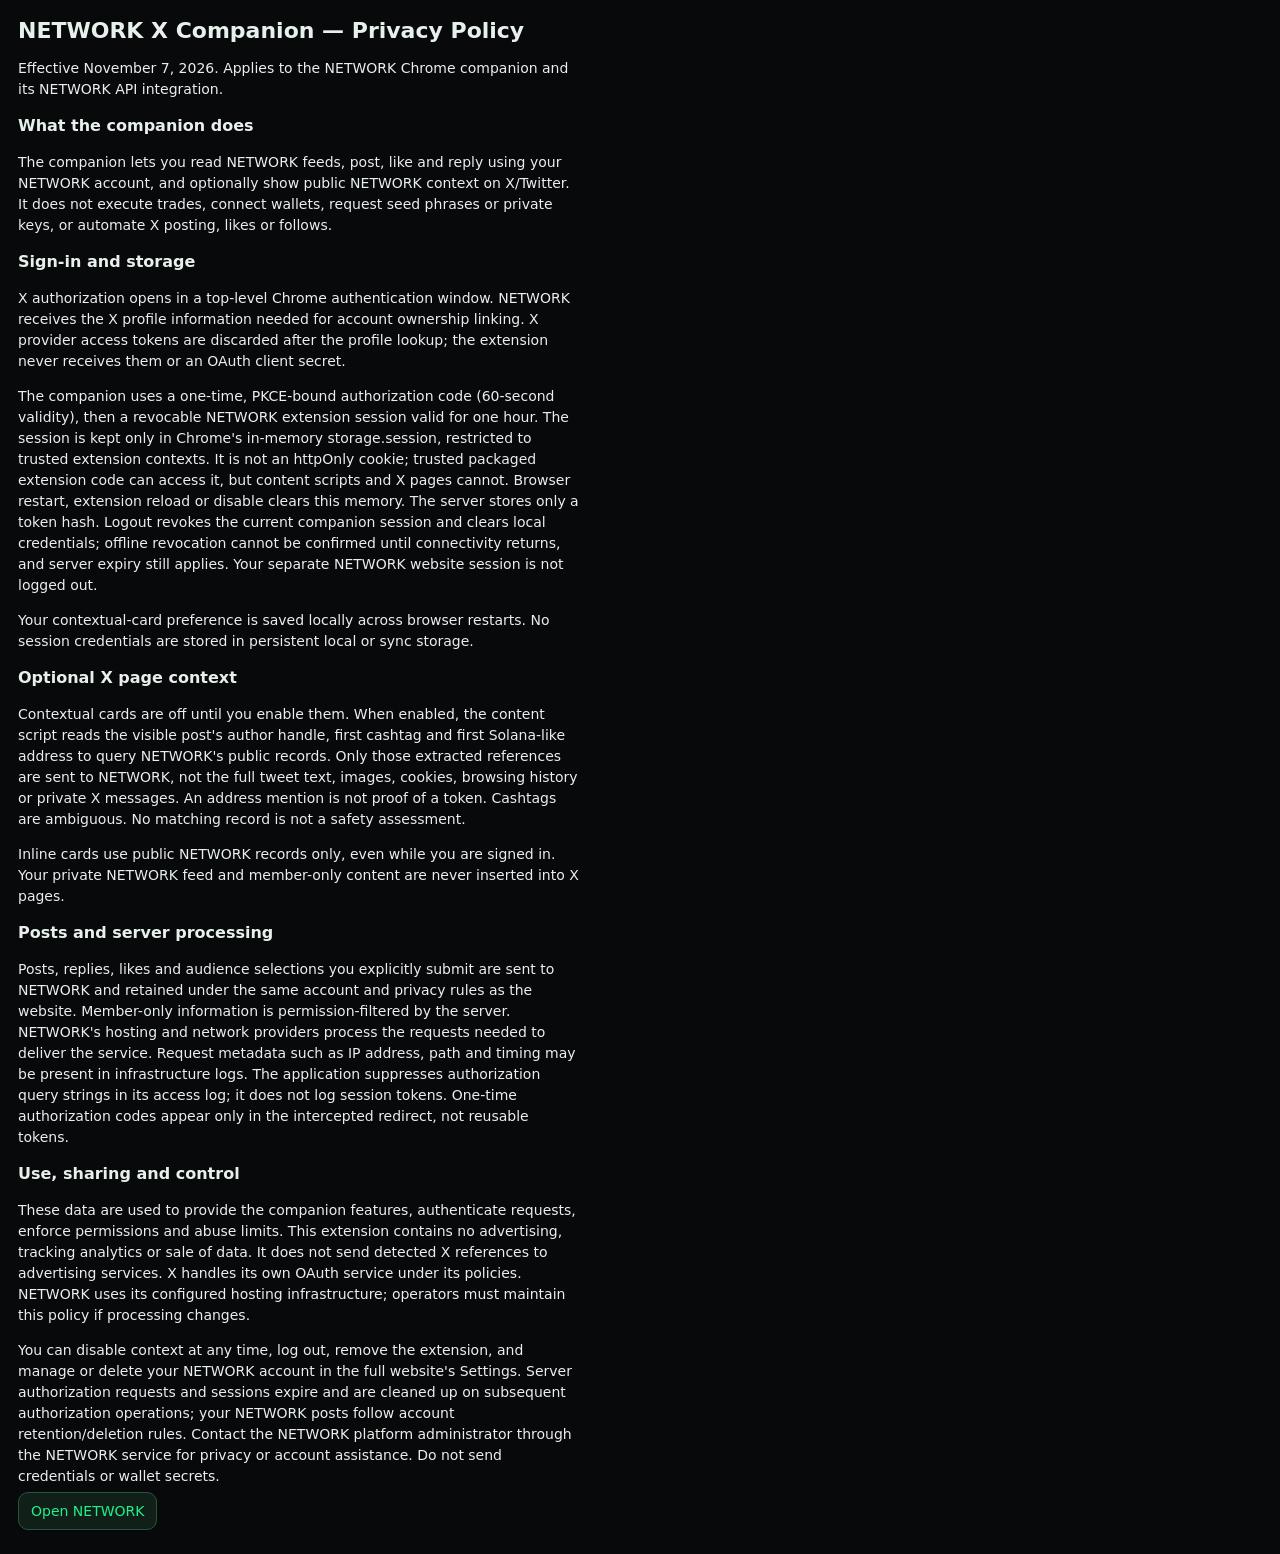
<file: extension/privacy.html>
<!doctype html><html lang="en"><head><meta charset="utf-8"><meta name="viewport" content="width=device-width,initial-scale=1"><title>NETWORK X Companion Privacy Policy</title><link rel="stylesheet" href="sidepanel.css"></head><body><main>
<h1>NETWORK X Companion — Privacy Policy</h1><p>Effective November 7, 2026. Applies to the NETWORK Chrome companion and its NETWORK API integration.</p>
<h2>What the companion does</h2><p>The companion lets you read NETWORK feeds, post, like and reply using your NETWORK account, and optionally show public NETWORK context on X/Twitter. It does not execute trades, connect wallets, request seed phrases or private keys, or automate X posting, likes or follows.</p>
<h2>Sign-in and storage</h2><p>X authorization opens in a top-level Chrome authentication window. NETWORK receives the X profile information needed for account ownership linking. X provider access tokens are discarded after the profile lookup; the extension never receives them or an OAuth client secret.</p><p>The companion uses a one-time, PKCE-bound authorization code (60-second validity), then a revocable NETWORK extension session valid for one hour. The session is kept only in Chrome's in-memory storage.session, restricted to trusted extension contexts. It is not an httpOnly cookie; trusted packaged extension code can access it, but content scripts and X pages cannot. Browser restart, extension reload or disable clears this memory. The server stores only a token hash. Logout revokes the current companion session and clears local credentials; offline revocation cannot be confirmed until connectivity returns, and server expiry still applies. Your separate NETWORK website session is not logged out.</p><p>Your contextual-card preference is saved locally across browser restarts. No session credentials are stored in persistent local or sync storage.</p>
<h2>Optional X page context</h2><p>Contextual cards are off until you enable them. When enabled, the content script reads the visible post's author handle, first cashtag and first Solana-like address to query NETWORK's public records. Only those extracted references are sent to NETWORK, not the full tweet text, images, cookies, browsing history or private X messages. An address mention is not proof of a token. Cashtags are ambiguous. No matching record is not a safety assessment.</p><p>Inline cards use public NETWORK records only, even while you are signed in. Your private NETWORK feed and member-only content are never inserted into X pages.</p>
<h2>Posts and server processing</h2><p>Posts, replies, likes and audience selections you explicitly submit are sent to NETWORK and retained under the same account and privacy rules as the website. Member-only information is permission-filtered by the server. NETWORK's hosting and network providers process the requests needed to deliver the service. Request metadata such as IP address, path and timing may be present in infrastructure logs. The application suppresses authorization query strings in its access log; it does not log session tokens. One-time authorization codes appear only in the intercepted redirect, not reusable tokens.</p>
<h2>Use, sharing and control</h2><p>These data are used to provide the companion features, authenticate requests, enforce permissions and abuse limits. This extension contains no advertising, tracking analytics or sale of data. It does not send detected X references to advertising services. X handles its own OAuth service under its policies. NETWORK uses its configured hosting infrastructure; operators must maintain this policy if processing changes.</p><p>You can disable context at any time, log out, remove the extension, and manage or delete your NETWORK account in the full website's Settings. Server authorization requests and sessions expire and are cleaned up on subsequent authorization operations; your NETWORK posts follow account retention/deletion rules. Contact the NETWORK platform administrator through the NETWORK service for privacy or account assistance. Do not send credentials or wallet secrets.</p>
<p><a href="https://network-app-65f6.onrender.com/" rel="noopener noreferrer">Open NETWORK</a></p></main></body></html>
</file>
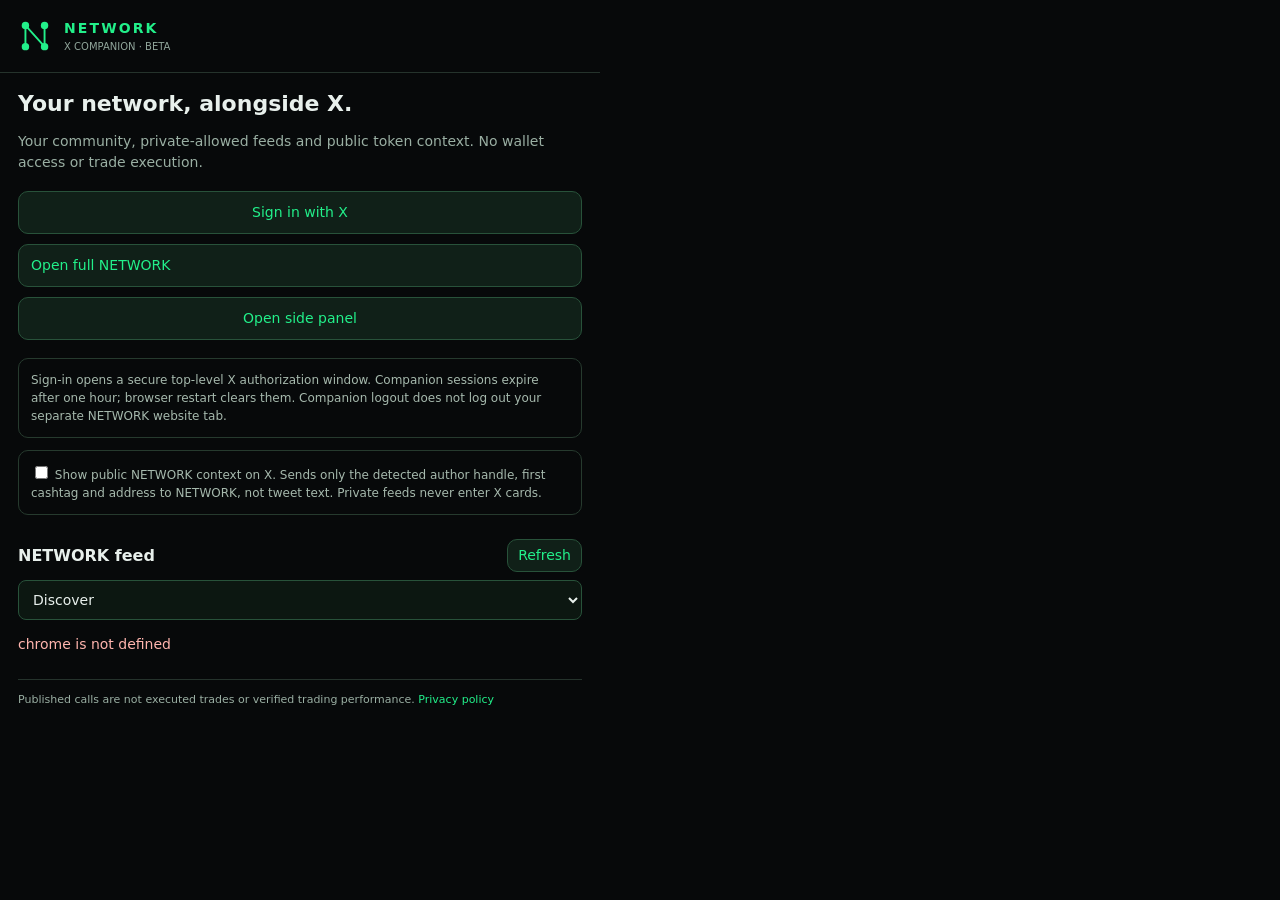
<file: extension/sidepanel.html>
<!doctype html>
<html lang="en"><head><meta charset="utf-8"><meta name="viewport" content="width=device-width,initial-scale=1">
<title>NETWORK X Companion</title><link rel="stylesheet" href="sidepanel.css">
<script src="config.js" defer></script><script src="sidepanel.js" defer></script></head>
<body><header><img src="logo.svg" width="34" height="34" alt="NETWORK node-N logo"><div><strong>NETWORK</strong><small>X COMPANION · BETA</small></div></header>
<main><h1>Your network, alongside X.</h1><p class="muted">Your community, private-allowed feeds and public token context. No wallet access or trade execution.</p>
<nav><button id="signin" type="button">Sign in with X</button><p id="member" hidden></p><button id="logout" hidden type="button">Log out of companion</button>
<a id="workspace" target="_blank" rel="noopener noreferrer">Open full NETWORK</a><button id="panel" type="button">Open side panel</button></nav>
<p class="notice">Sign-in opens a secure top-level X authorization window. Companion sessions expire after one hour; browser restart clears them. Companion logout does not log out your separate NETWORK website tab.</p>
<label class="notice"><input id="context" type="checkbox"> Show public NETWORK context on X. Sends only the detected author handle, first cashtag and address to NETWORK, not tweet text. Private feeds never enter X cards.</label>
<section id="compose" hidden><h2>Post to your network</h2><form id="post-form"><label>Audience <select id="audience"><option value="">Public profile</option></select></label><textarea id="post-body" maxlength="2000" required placeholder="Share research or start a conversation…"></textarea><button type="submit">Publish post</button></form></section>
<div class="heading"><h2>NETWORK feed</h2><button id="refresh" type="button">Refresh</button></div>
<select id="feed-tab" aria-label="Feed"><option value="discover">Discover</option><option value="network">My network</option><option value="following">Following</option><option value="mine">My posts</option></select>
<p id="status" role="status" aria-live="polite">Loading updates…</p><section id="feed" aria-label="NETWORK posts"></section><button id="more" hidden type="button">Load older posts</button>
<footer>Published calls are not executed trades or verified trading performance. <a href="privacy.html" target="_blank">Privacy policy</a></footer></main></body></html>
</file>
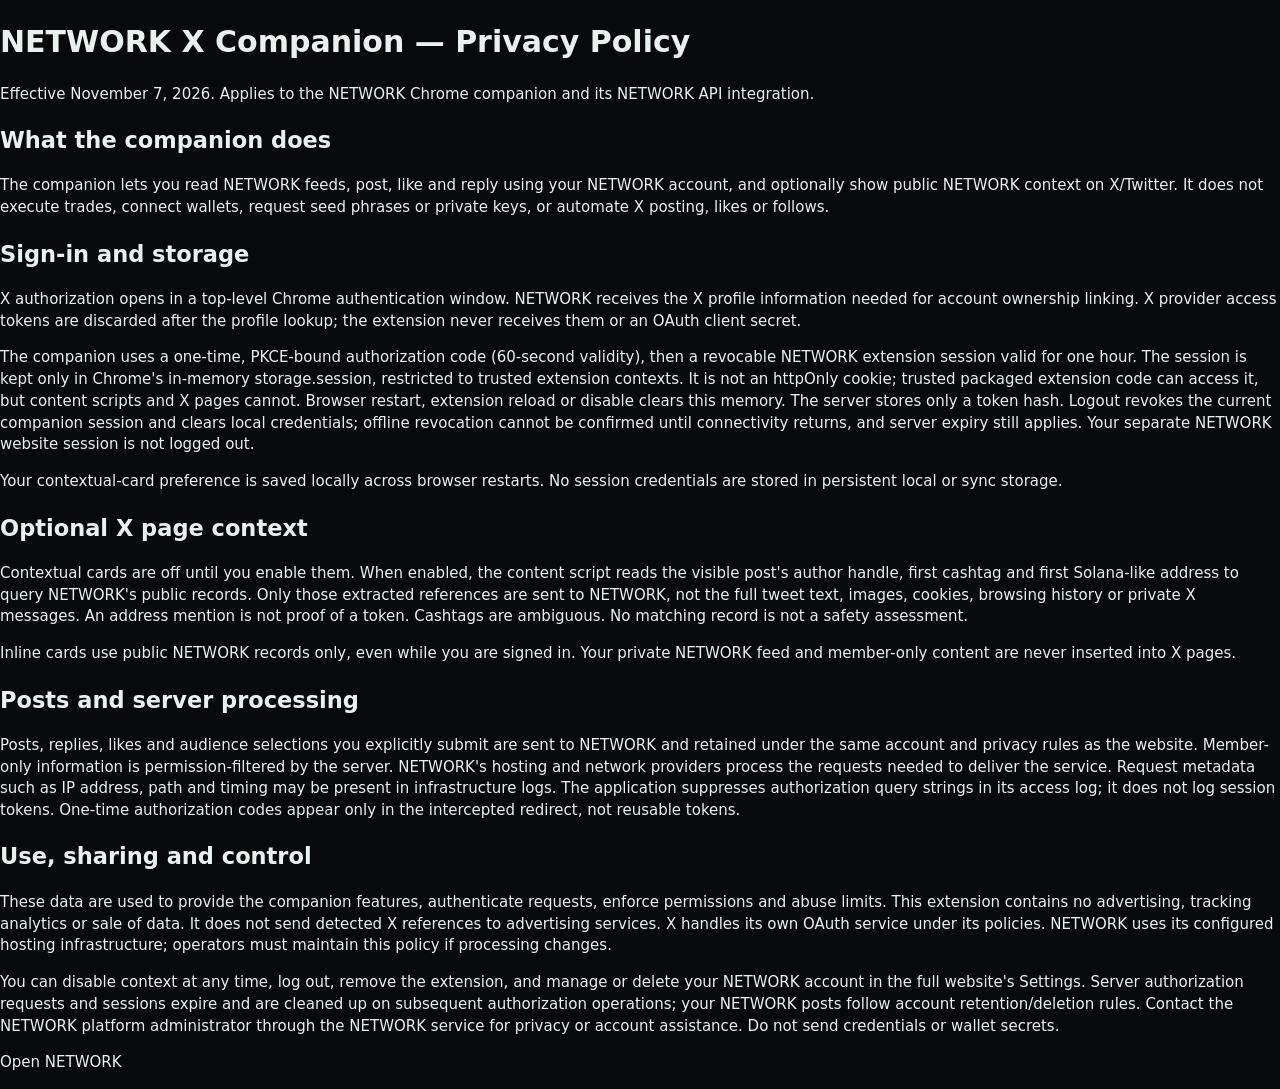
<file: static/extension-privacy.html>
<!doctype html><html lang="en"><head><meta charset="utf-8"><meta name="viewport" content="width=device-width,initial-scale=1"><title>NETWORK X Companion Privacy Policy</title><link rel="stylesheet" href="/static/app.css"></head><body><main>
<h1>NETWORK X Companion — Privacy Policy</h1><p>Effective November 7, 2026. Applies to the NETWORK Chrome companion and its NETWORK API integration.</p>
<h2>What the companion does</h2><p>The companion lets you read NETWORK feeds, post, like and reply using your NETWORK account, and optionally show public NETWORK context on X/Twitter. It does not execute trades, connect wallets, request seed phrases or private keys, or automate X posting, likes or follows.</p>
<h2>Sign-in and storage</h2><p>X authorization opens in a top-level Chrome authentication window. NETWORK receives the X profile information needed for account ownership linking. X provider access tokens are discarded after the profile lookup; the extension never receives them or an OAuth client secret.</p><p>The companion uses a one-time, PKCE-bound authorization code (60-second validity), then a revocable NETWORK extension session valid for one hour. The session is kept only in Chrome's in-memory storage.session, restricted to trusted extension contexts. It is not an httpOnly cookie; trusted packaged extension code can access it, but content scripts and X pages cannot. Browser restart, extension reload or disable clears this memory. The server stores only a token hash. Logout revokes the current companion session and clears local credentials; offline revocation cannot be confirmed until connectivity returns, and server expiry still applies. Your separate NETWORK website session is not logged out.</p><p>Your contextual-card preference is saved locally across browser restarts. No session credentials are stored in persistent local or sync storage.</p>
<h2>Optional X page context</h2><p>Contextual cards are off until you enable them. When enabled, the content script reads the visible post's author handle, first cashtag and first Solana-like address to query NETWORK's public records. Only those extracted references are sent to NETWORK, not the full tweet text, images, cookies, browsing history or private X messages. An address mention is not proof of a token. Cashtags are ambiguous. No matching record is not a safety assessment.</p><p>Inline cards use public NETWORK records only, even while you are signed in. Your private NETWORK feed and member-only content are never inserted into X pages.</p>
<h2>Posts and server processing</h2><p>Posts, replies, likes and audience selections you explicitly submit are sent to NETWORK and retained under the same account and privacy rules as the website. Member-only information is permission-filtered by the server. NETWORK's hosting and network providers process the requests needed to deliver the service. Request metadata such as IP address, path and timing may be present in infrastructure logs. The application suppresses authorization query strings in its access log; it does not log session tokens. One-time authorization codes appear only in the intercepted redirect, not reusable tokens.</p>
<h2>Use, sharing and control</h2><p>These data are used to provide the companion features, authenticate requests, enforce permissions and abuse limits. This extension contains no advertising, tracking analytics or sale of data. It does not send detected X references to advertising services. X handles its own OAuth service under its policies. NETWORK uses its configured hosting infrastructure; operators must maintain this policy if processing changes.</p><p>You can disable context at any time, log out, remove the extension, and manage or delete your NETWORK account in the full website's Settings. Server authorization requests and sessions expire and are cleaned up on subsequent authorization operations; your NETWORK posts follow account retention/deletion rules. Contact the NETWORK platform administrator through the NETWORK service for privacy or account assistance. Do not send credentials or wallet secrets.</p>
<p><a href="https://network-app-65f6.onrender.com/" rel="noopener noreferrer">Open NETWORK</a></p></main></body></html>
</file>
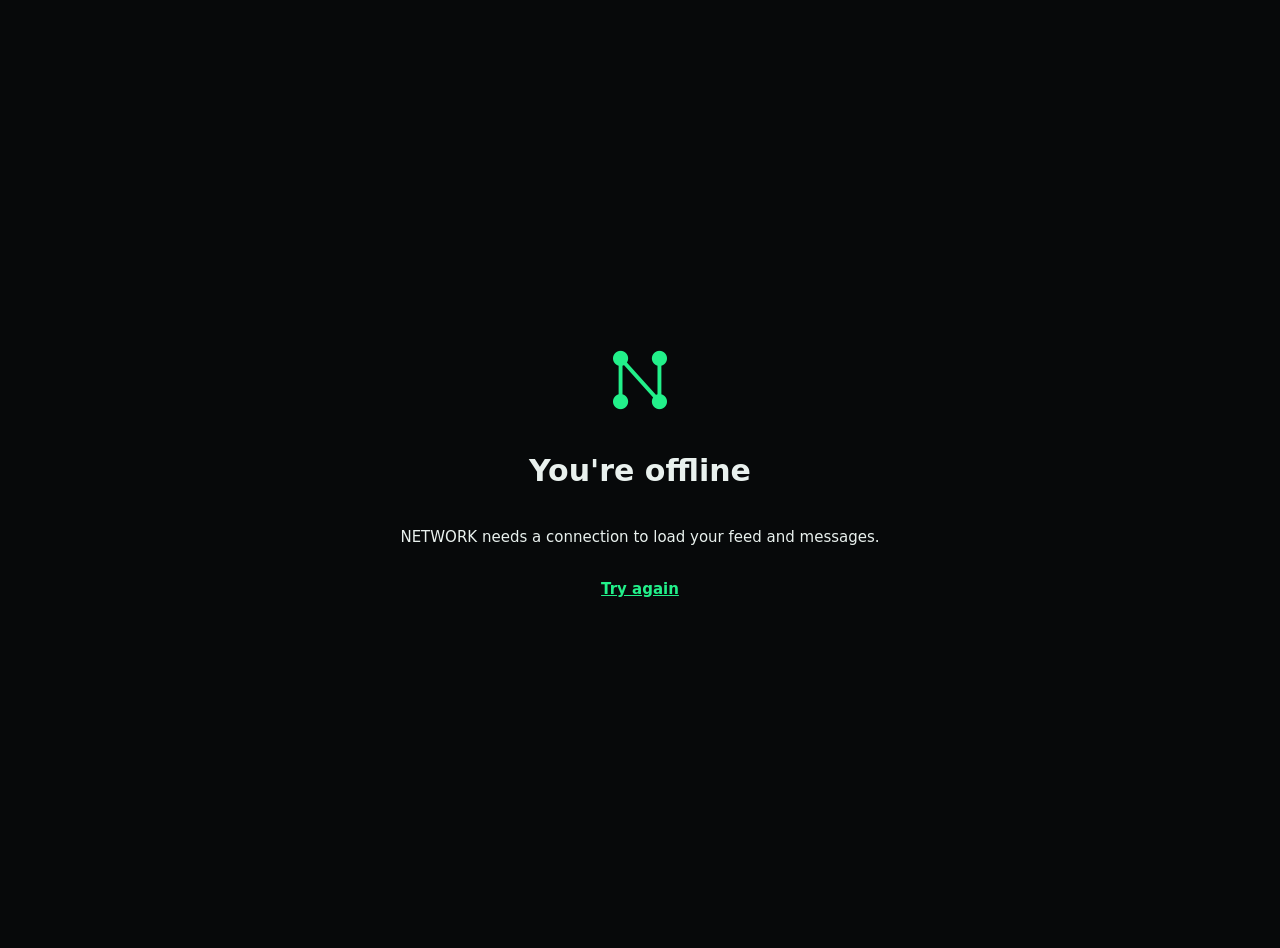
<file: static/offline.html>
<!doctype html><html lang="en"><head><meta charset="utf-8"><meta name="viewport" content="width=device-width, initial-scale=1, viewport-fit=cover"><meta name="theme-color" content="#07090a"><title>NETWORK — offline</title>
<style>html,body{margin:0;height:100%;background:#07090a;color:#e9f1ee;font:15px/1.45 system-ui,-apple-system,sans-serif}main{min-height:100%;display:flex;flex-direction:column;align-items:center;justify-content:center;text-align:center;padding:24px}img{width:96px;height:96px;border-radius:20px}a{color:#22f08a;font-weight:700}</style></head>
<body><main><img src="/static/icons/icon-192.png" alt="NETWORK"><h1>You're offline</h1><p>NETWORK needs a connection to load your feed and messages.</p><p><a href="/">Try again</a></p></main></body></html>
</file>
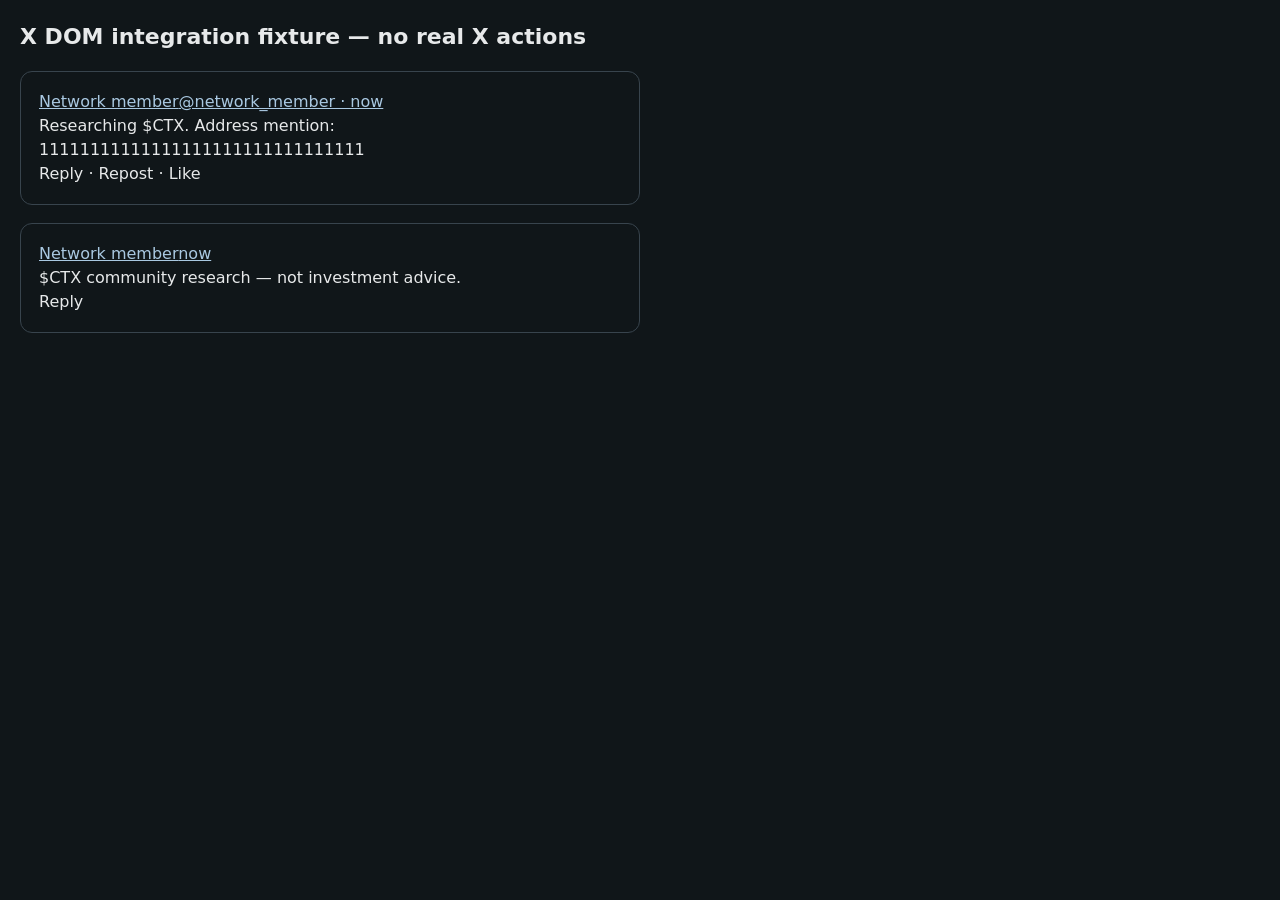
<file: tests/fixtures/x-context.html>
<!doctype html><html lang="en"><head><meta charset="utf-8"><title>X DOM integration fixture</title><style>body{background:#101619;color:#e7e9ea;font:16px/1.5 system-ui;margin:20px;max-width:620px}article{border:1px solid #38444d;padding:18px;margin:18px 0;border-radius:12px}a{color:#a9c8e1}h1{font-size:22px}</style></head><body>
<h1>X DOM integration fixture — no real X actions</h1>
<!-- Legacy/current logged-in X test-id adapter. Synthetic text; structural fixture, not a copied tweet. -->
<article data-testid="tweet" role="article"><div data-testid="User-Name"><a href="/network_member">Network member</a><a href="/network_member/status/100001">@network_member · now</a></div><div data-testid="tweetText" lang="en">Researching $CTX. Address mention: 11111111111111111111111111111111</div><div role="group" aria-label="Post actions">Reply · Repost · Like</div></article>
<!-- New public SSR X adapter, observed on x.com/solana on November 7, 2026: article.group/post + status link. -->
<article class="group/post flex flex-col gap-1"><div class="flex gap-2"><a href="/network_member">Network member</a><a href="/network_member/status/100002">now</a></div><div class="post-content">$CTX community research — not investment advice.</div><div data-engagement-action="reply">Reply</div></article>
</body></html>
</file>
<file: extension/sidepanel.css>
*{box-sizing:border-box}html{background:#07090a;color:#e8f0ec;font:14px/1.5 system-ui}body{margin:0;min-width:320px;width:100%;max-width:600px}header{display:flex;gap:12px;align-items:center;padding:18px;border-bottom:1px solid #25332c}strong{letter-spacing:.15em;color:#22f08a}small{display:block;font-size:10px;color:#91a69b}main{padding:18px}h1{font-size:22px;line-height:1.2;margin:0 0 12px}h2{font-size:16px;margin:0}.muted,#status,footer{color:#9aafa3}nav{display:grid;gap:10px;margin:18px 0}a,button{font:inherit;color:#22f08a;border:1px solid #28523a;border-radius:10px;background:#102018;padding:10px 12px;text-decoration:none;cursor:pointer}a:hover,button:hover{background:#173123}button:disabled{opacity:.5;cursor:wait}.notice{padding:12px;border:1px solid #263a2e;border-radius:10px;font-size:12px;color:#a6b9ad}.heading{display:flex;align-items:center;justify-content:space-between;margin-top:24px}.heading button{padding:5px 10px}article{border:1px solid #25382d;border-radius:12px;padding:14px;margin:12px 0;overflow-wrap:anywhere}article p{white-space:pre-wrap;margin:10px 0}article a{display:inline-block;padding:5px 8px;font-size:12px}.meta{color:#91a69b;font-size:11px}.demo{color:#f1c36b}footer{font-size:11px;border-top:1px solid #25332c;margin-top:24px;padding-top:12px}#status.error{color:#ffb5ae}

[hidden]{display:none!important}textarea,select{display:block;width:100%;margin:8px 0 12px;padding:10px;border:1px solid #28523a;border-radius:8px;background:#0c1711;color:#e8f0ec;font:inherit}textarea{min-height:80px;resize:vertical}#compose{margin:22px 0}.notice{display:block}article button{padding:5px 8px;margin:8px 4px 0 0;font-size:12px}.replies{margin-top:12px;border-top:1px solid #25382d}.replies article{padding:8px}footer a{border:0;padding:0;background:none}
</file>
<file: static/app.css>
svg{width:1.1em;height:1.1em;vertical-align:-.15em;flex:none}
:root{--bg:#07090a;--panel:#0e1213;--panel2:#141a1b;--line:#1f2729;--line2:#2a3437;--text:#e9f1ee;--muted:#8a9a96;--green:#22f08a;--green2:#11c46c;--gdim:rgba(34,240,138,.12);--red:#ff5d6c;--amber:#ffbf47;--blue:#4aa8ff;--r:16px}
*{box-sizing:border-box}html,body{margin:0;background:var(--bg);color:var(--text);font:15px/1.45 Inter,ui-sans-serif,system-ui,-apple-system,"Segoe UI",Roboto,sans-serif;-webkit-font-smoothing:antialiased}
a{color:inherit;text-decoration:none}button,input,select,textarea{font:inherit;color:inherit}
img{max-width:100%}
.hidden{display:none!important}
/* ---------- layout ---------- */
.shell{display:grid;grid-template-columns:250px minmax(0,1fr);min-height:100vh}
.side{position:sticky;top:0;height:100vh;overflow-y:auto;border-right:1px solid var(--line);padding:18px 12px;display:flex;flex-direction:column;gap:12px;scrollbar-width:thin}
.logo{display:flex;align-items:center;gap:10px;font-weight:800;font-size:22px;letter-spacing:.5px;padding:2px 10px 8px}
.logo img{width:34px;height:34px;filter:drop-shadow(0 0 6px rgba(34,240,138,.5))}
.nav a{display:flex;align-items:center;gap:14px;padding:10px 14px;border-radius:12px;color:#cfd9d6;font-weight:500;margin:2px 0;position:relative}
.nav a:hover{background:var(--panel2)}
.nav a.on{background:linear-gradient(90deg,rgba(34,240,138,.18),rgba(34,240,138,.04));color:#fff;box-shadow:inset 3px 0 0 var(--green)}
.nav svg{width:21px;height:21px;flex:none}
.badge{margin-left:auto;background:var(--green);color:#03140a;font-size:11px;font-weight:800;border-radius:999px;min-width:20px;height:20px;display:inline-flex;align-items:center;justify-content:center;padding:0 6px}
.card{background:var(--panel);border:1px solid var(--line);border-radius:var(--r);padding:16px}
.card h3{margin:0 0 12px;font-size:16px;display:flex;align-items:center;gap:8px}
.card h3 .more{margin-left:auto;font-size:12px;color:var(--green);font-weight:600}
.main{min-width:0;display:flex;flex-direction:column}
.top{position:sticky;top:0;z-index:20;display:flex;align-items:center;gap:14px;padding:12px 22px;background:rgba(7,9,10,.85);backdrop-filter:blur(10px);border-bottom:1px solid var(--line)}
.search{flex:1;max-width:420px;display:flex;align-items:center;gap:8px;background:var(--panel2);border:1px solid var(--line2);border-radius:12px;padding:9px 14px;color:var(--muted)}
.search input{background:none;border:0;outline:0;flex:1;min-width:0}
.top .sp{flex:1}
.iconbtn{position:relative;width:40px;height:40px;border-radius:12px;display:inline-flex;align-items:center;justify-content:center;color:#cfd9d6;background:none;border:0;cursor:pointer}
.iconbtn:hover{background:var(--panel2)}.iconbtn svg{width:22px;height:22px}
.iconbtn .dot{position:absolute;top:3px;right:2px;background:var(--red);color:#fff;font-size:10px;font-weight:800;min-width:17px;height:17px;border-radius:9px;display:flex;align-items:center;justify-content:center;padding:0 4px}
.content{display:grid;grid-template-columns:minmax(0,1fr) 320px;gap:18px;padding:18px 22px 40px;align-items:start}
.content.wide{grid-template-columns:minmax(0,1fr)}
.col{display:flex;flex-direction:column;gap:14px;min-width:0}
.right{position:sticky;top:76px}
/* ---------- atoms ---------- */
.btn{display:inline-flex;align-items:center;justify-content:center;gap:8px;border-radius:12px;padding:9px 16px;font-weight:700;border:1px solid var(--line2);background:var(--panel2);cursor:pointer;white-space:nowrap;transition:.15s}
.btn:hover{border-color:var(--green2)}
.btn.primary{background:linear-gradient(180deg,#2bff95,#12c86e);color:#03140a;border:0;box-shadow:0 0 18px rgba(34,240,138,.25)}
.btn.primary:hover{filter:brightness(1.08)}
.btn.ghost{background:transparent;border-color:var(--green2);color:var(--green)}
.btn.danger{color:var(--red);border-color:#4a2026;background:transparent}
.btn.sm{padding:6px 12px;font-size:13px;border-radius:10px}
.btn:disabled{opacity:.5;cursor:not-allowed}
.btn.block{width:100%}
.av{width:42px;height:42px;border-radius:50%;object-fit:cover;background:#1a2223;flex:none;display:inline-flex;align-items:center;justify-content:center;font-weight:800;color:var(--green);border:1px solid var(--line2);overflow:hidden}
.av.sm{width:32px;height:32px;font-size:13px}.av.lg{width:84px;height:84px;font-size:30px}.av.xl{width:110px;height:110px;font-size:40px;border:3px solid var(--green)}
.av.sq{border-radius:14px}
.muted{color:var(--muted)}.small{font-size:13px}.tiny{font-size:11.5px}
.green{color:var(--green)}.red{color:var(--red)}.amber{color:var(--amber)}
.row{display:flex;align-items:center;gap:10px}.row.top-a{align-items:flex-start}.grow{flex:1;min-width:0}
.wrap{flex-wrap:wrap}.between{justify-content:space-between}
.pill{display:inline-flex;align-items:center;gap:5px;padding:3px 9px;border-radius:999px;background:var(--panel2);border:1px solid var(--line2);font-size:12px;color:#bfccc8;white-space:nowrap}
.pill.g{background:var(--gdim);border-color:rgba(34,240,138,.35);color:var(--green)}
.pill.r{background:rgba(255,93,108,.1);border-color:rgba(255,93,108,.35);color:var(--red)}
.pill.a{background:rgba(255,191,71,.1);border-color:rgba(255,191,71,.35);color:var(--amber)}
.demo{font-size:10.5px;font-weight:800;letter-spacing:.6px;color:var(--amber);border:1px solid rgba(255,191,71,.4);border-radius:6px;padding:1px 5px}
.ell{overflow:hidden;text-overflow:ellipsis;white-space:nowrap}
.vbadge{width:16px;height:16px;flex:none}
hr.sep{border:0;border-top:1px solid var(--line);margin:12px 0}
.empty{padding:28px;text-align:center;color:var(--muted)}
.tabs{display:flex;gap:4px;border-bottom:1px solid var(--line);overflow-x:auto;scrollbar-width:none}
.tabs a,.tabs button{padding:12px 16px;color:var(--muted);font-weight:600;border:0;background:none;border-bottom:2px solid transparent;cursor:pointer;white-space:nowrap}
.tabs .on{color:#fff;border-bottom-color:var(--green)}
.chips{display:flex;gap:8px;flex-wrap:wrap}
.chip{padding:6px 12px;border-radius:999px;border:1px solid var(--line2);background:var(--panel2);cursor:pointer;font-size:13px;color:#cfd9d6}
.chip.on{background:var(--gdim);border-color:var(--green2);color:var(--green)}
/* ---------- forms ---------- */
label.f{display:block;margin:0 0 12px}label.f>span{display:block;font-size:13px;color:var(--muted);margin-bottom:5px;font-weight:600}
.in,select.in,textarea.in{width:100%;background:#0a0e0f;border:1px solid var(--line2);border-radius:12px;padding:10px 12px;outline:0}
.in:focus{border-color:var(--green2);box-shadow:0 0 0 3px rgba(34,240,138,.12)}
textarea.in{resize:vertical;min-height:90px}
.err{color:var(--red);font-size:13px;margin:6px 0 0;min-height:0}
.check{display:flex;gap:10px;align-items:flex-start;padding:10px;border:1px solid var(--line);border-radius:12px;margin-bottom:8px;cursor:pointer}
.check input{margin-top:3px;accent-color:var(--green)}
/* ---------- hero ---------- */
.hero{position:relative;border-radius:var(--r);overflow:hidden;border:1px solid var(--line);padding:30px 30px 26px;background:#05090a url(/static/img/hero.svg) center/cover no-repeat;min-height:190px}
.hero h1{margin:0;font-size:46px;line-height:1;letter-spacing:1px;font-weight:900;background:linear-gradient(90deg,#7dffbf,#22f08a);-webkit-background-clip:text;background-clip:text;color:transparent;text-shadow:0 0 30px rgba(34,240,138,.25)}
.hero h2{margin:8px 0 4px;font-size:21px}
.hero p{margin:0 0 16px;color:#cfe0da}
/* ---------- composer & posts ---------- */
.composer{display:flex;gap:12px;align-items:flex-start}
.composer textarea{background:var(--panel2);border:1px solid var(--line2);border-radius:14px;padding:11px 14px;width:100%;min-height:46px;resize:none;outline:0}
.composer textarea:focus{border-color:var(--green2)}
.tools{display:flex;gap:4px;flex-wrap:wrap;align-items:center;margin-top:10px}
.tool{display:inline-flex;align-items:center;gap:6px;padding:7px 10px;border-radius:10px;color:#cfd9d6;font-size:13px;background:none;border:0;cursor:pointer}
.tool:hover{background:var(--panel2)}.tool svg{width:17px;height:17px}
.preview{margin-top:10px;position:relative;display:inline-block}.preview img{max-height:180px;border-radius:12px}
.post{padding:16px 16px 10px}
.post .hd{display:flex;gap:10px;align-items:center}
.post .name{font-weight:700}
.post .body{margin:8px 0 4px 52px;white-space:pre-wrap;word-wrap:break-word;overflow-wrap:anywhere}
.post .body a.t{color:var(--green)}
.post .media{margin:8px 0 6px 52px}.post .media img{border-radius:14px;border:1px solid var(--line);max-height:460px;width:100%;object-fit:cover}
.post .acts{display:flex;justify-content:space-between;max-width:440px;margin:6px 0 0 44px}
.act{display:inline-flex;align-items:center;gap:6px;padding:6px 8px;border-radius:10px;color:var(--muted);background:none;border:0;cursor:pointer;font-size:13.5px}
.act:hover{color:var(--green);background:var(--gdim)}.act svg{width:18px;height:18px}
.act.on{color:var(--green)}.act.liked{color:#ff6b8a}
.post .ctx{margin:0 0 6px 52px;font-size:12.5px;color:var(--muted);display:flex;gap:6px;align-items:center;flex-wrap:wrap}
.menu{position:relative}.menu-list{position:absolute;right:0;top:32px;background:var(--panel2);border:1px solid var(--line2);border-radius:12px;padding:6px;z-index:10;min-width:170px;box-shadow:0 10px 30px rgba(0,0,0,.5)}
.menu-list button{display:block;width:100%;text-align:left;background:none;border:0;padding:8px 10px;border-radius:8px;cursor:pointer}
.menu-list button:hover{background:var(--panel)}
.embed{border:1px solid var(--line2);border-radius:14px;margin:8px 0 6px 52px;padding:10px 12px}
.embed .body,.embed .media{margin-left:0}
.ann{border-color:rgba(34,240,138,.35);box-shadow:0 0 0 1px rgba(34,240,138,.08) inset}
/* ---------- call card ---------- */
.callcard{margin:8px 0 6px 52px;border:1px solid var(--line2);border-radius:14px;padding:12px 14px;background:linear-gradient(180deg,#0c1312,#0a0e0f)}
.callcard .k{font-size:11.5px;color:var(--muted)}.callcard .v{font-weight:700}
.grid4{display:grid;grid-template-columns:repeat(4,1fr);gap:10px;margin-top:10px}
.mult{font-size:22px;font-weight:800}
/* ---------- right column lists ---------- */
.li{display:flex;align-items:center;gap:10px;padding:9px 0;border-top:1px solid var(--line)}
.li:first-of-type{border-top:0}
.num{width:22px;font-weight:800;color:#cfd9d6;font-size:17px;text-align:center}
.score{font-weight:800;color:#fff}
/* ---------- passport card ---------- */
.pp{background:linear-gradient(160deg,#0f1716,#0b0f10)}
.bar{height:7px;background:#1b2526;border-radius:99px;overflow:hidden;margin-top:8px}.bar i{display:block;height:100%;background:linear-gradient(90deg,#12c86e,#5dffa0);box-shadow:0 0 10px rgba(34,240,138,.6)}
.build{background:#06100b url(/static/img/hero.svg) 70% 80%/260% no-repeat;border-color:rgba(34,240,138,.35)}
.build b{display:block;font-size:16px;line-height:1.25;margin-bottom:12px}
/* ---------- network page ---------- */
.cover{height:170px;border-radius:var(--r) var(--r) 0 0;background:#06100b url(/static/img/hero.svg) center/cover;position:relative}
.cover img{width:100%;height:100%;object-fit:cover;border-radius:var(--r) var(--r) 0 0}
.nethead{border:1px solid var(--line);border-radius:var(--r);background:var(--panel);overflow:hidden}
.nethead .info{padding:0 18px 14px;margin-top:-38px;position:relative}
.nethead .av{border:3px solid var(--panel)}
.stat b{display:block;font-size:18px}.stat{font-size:12.5px;color:var(--muted)}
.journey{display:flex;gap:6px;flex-wrap:wrap;align-items:center}
.journey .st{padding:6px 12px;border-radius:999px;border:1px solid var(--line2);font-size:13px;color:var(--muted)}
.journey .st.done{border-color:var(--green2);color:var(--green);background:var(--gdim)}
.journey .st.cur{background:var(--green);color:#03140a;font-weight:800}
.countdown{display:flex;gap:10px}.countdown div{background:var(--panel2);border:1px solid var(--line2);border-radius:12px;padding:8px 12px;text-align:center;min-width:64px}.countdown b{display:block;font-size:22px;color:var(--green)}
.chat{display:flex;flex-direction:column;height:480px}
.chat .msgs{flex:1;overflow-y:auto;display:flex;flex-direction:column;gap:10px;padding:4px}
.bubble{background:var(--panel2);border:1px solid var(--line);border-radius:14px;padding:8px 12px;max-width:80%;align-self:flex-start;overflow-wrap:anywhere}
.bubble.mine{align-self:flex-end;background:rgba(34,240,138,.12);border-color:rgba(34,240,138,.3)}
.table{width:100%;border-collapse:collapse}.table th,.table td{padding:10px 8px;border-top:1px solid var(--line);text-align:left;vertical-align:middle}.table th{font-size:12px;color:var(--muted);font-weight:600;border-top:0}
.factor{display:grid;grid-template-columns:1fr 60px;gap:6px;font-size:12.5px;margin:3px 0}
.minibar{height:5px;background:#1b2526;border-radius:9px;overflow:hidden;margin-top:3px}.minibar i{display:block;height:100%;background:var(--green)}
.indic{display:grid;grid-template-columns:repeat(auto-fill,minmax(200px,1fr));gap:10px}
.indic .card{padding:12px}
.indic .v{font-size:20px;font-weight:800;margin:2px 0}
.ach{display:flex;gap:10px;flex-wrap:wrap}.ach .card{padding:10px 14px;display:flex;gap:10px;align-items:center}
.auth{max-width:420px;margin:6vh auto;padding:0 16px}
.auth .card{padding:26px}
.modal{position:fixed;inset:0;background:rgba(0,0,0,.7);z-index:100;display:flex;align-items:center;justify-content:center;padding:16px}
.modal-card{background:var(--panel);border:1px solid var(--line2);border-radius:18px;padding:22px;width:100%;max-width:520px;max-height:90vh;overflow-y:auto}
#toast{position:fixed;left:50%;bottom:28px;transform:translateX(-50%);z-index:200;display:flex;flex-direction:column;gap:8px;align-items:center;pointer-events:none}
#toast div{background:#122019;border:1px solid var(--green2);color:#dfffee;border-radius:12px;padding:10px 16px;box-shadow:0 10px 30px rgba(0,0,0,.5);pointer-events:auto}
#toast div.e{background:#2a1015;border-color:var(--red)}
.newbar{position:sticky;top:70px;z-index:5;align-self:center}
.bottom{display:none}
.mobile-only{display:none}
/* ---------- responsive ---------- */
@media (max-width:1180px){.content{grid-template-columns:minmax(0,1fr)}.right{position:static}.content .right{display:none}.content .right.show-sm{display:flex}}
@media (max-width:860px){
  .card>.row{flex-wrap:wrap}input[type=file]{max-width:100%}
  .shell{grid-template-columns:1fr}.side{display:none}
  .top{padding:10px 12px;gap:8px}.top .create-txt{display:none}.desktop-only{display:none!important}.mobile-only{display:flex}
  .content{padding:12px 10px 90px;gap:12px}
  .hero{padding:20px;min-height:150px}.hero h1{font-size:34px}.hero h2{font-size:17px}
  .post{padding:14px 12px 8px}.post .body,.post .media,.post .ctx,.embed,.callcard{margin-left:0}.post .acts{margin-left:-6px;max-width:none}
  .grid4{grid-template-columns:repeat(2,1fr)}
  .bottom{display:flex;position:fixed;bottom:0;left:0;right:0;z-index:50;background:rgba(10,13,14,.96);backdrop-filter:blur(10px);border-top:1px solid var(--line);justify-content:space-around;padding:6px 4px calc(6px + env(safe-area-inset-bottom))}
  .bottom a{display:flex;flex-direction:column;align-items:center;gap:2px;font-size:10.5px;color:var(--muted);padding:4px 8px;position:relative;min-width:56px}
  .bottom a.on{color:var(--green)}.bottom svg{width:24px;height:24px}
  .bottom .plus{background:linear-gradient(180deg,#2bff95,#12c86e);color:#03140a;border-radius:16px;width:48px;height:40px;justify-content:center;margin-top:-2px;min-width:0;box-shadow:0 0 16px rgba(34,240,138,.35)}
  .bottom .dot{position:absolute;top:0;right:12px;background:var(--red);color:#fff;font-size:9px;border-radius:8px;min-width:15px;height:15px;display:flex;align-items:center;justify-content:center;padding:0 3px}
  .table .hide-sm{display:none}
  .chat{height:calc(100vh - 330px)}
  .cover{height:120px}
}

/* ---------- PWA ---------- */
body{padding-left:env(safe-area-inset-left);padding-right:env(safe-area-inset-right)}
.top{padding-top:max(12px,env(safe-area-inset-top))}.side{padding-top:max(18px,env(safe-area-inset-top))}
.pwa-banner{position:fixed;left:12px;right:12px;bottom:calc(12px + env(safe-area-inset-bottom));z-index:60;display:flex;align-items:center;gap:12px;background:var(--panel2);border:1px solid var(--green2);border-radius:var(--r);padding:10px 12px;box-shadow:0 10px 30px rgba(0,0,0,.5);max-width:520px;margin:0 auto}
.pwa-banner img{border-radius:10px;flex:none}.pwa-banner .grow{flex:1;min-width:0}
@media (max-width:860px){.pwa-banner{bottom:calc(72px + env(safe-area-inset-bottom))}}
@media (display-mode:standalone){.pwa-banner{display:none}}
</file>
